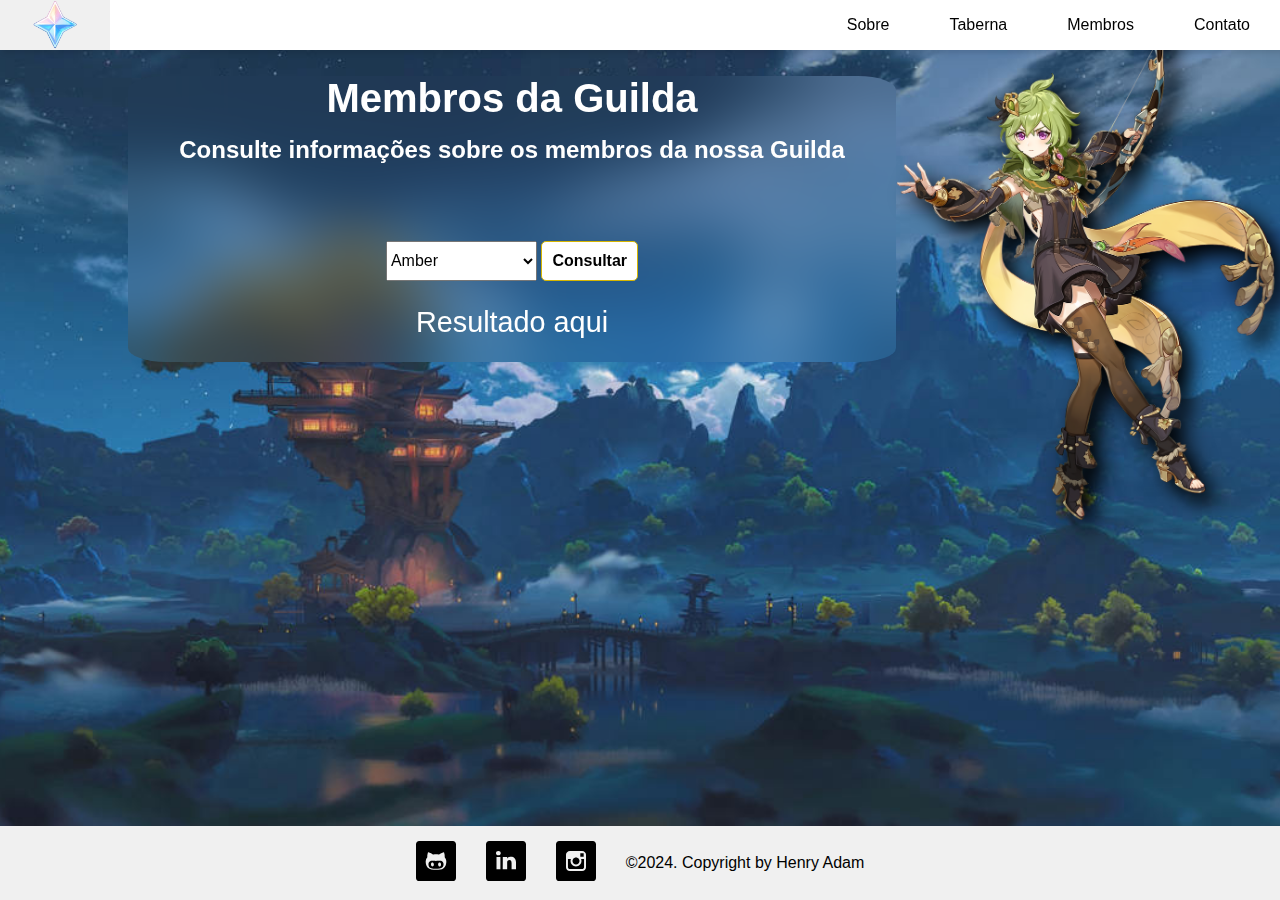
<file: membros.html>
<!DOCTYPE html>
<html lang="pt-br">

<head>
    <meta charset="UTF-8">
    <meta name="viewport" content="width=device-width, initial-scale=1.0">
    <title>Membros</title>
    <link rel="stylesheet" href="css/membros.css">
    <link rel="icon" href="img/icons/page-icon.svg">
</head>

<body>

    <header>
        <nav>
            <ul class="sidebar">
                <li onclick=hideSidebar()>
                    <a href="#">
                        <img src="img/icons/icon-close.svg" alt="Botão fechar menu">
                    </a>
                </li>
                <li><a href="sobre.html">Sobre</a></li>
                <li><a href="taberna.html">Taberna</a></li>
                <li><a href="#">Membros</a></li>
                <li><a href="contato.html">Contato</a></li>
            </ul>
            <ul>
                <li>
                    <a href="index.html">
                        <img src="img/primogem-render.png" alt="Primogem from Genshin Impact" height="50" width="50">
                    </a>
                </li>
                <li class="hideOnMobile"><a href="sobre.html">Sobre</a></li>
                <li class="hideOnMobile"><a href="taberna.html">Taberna</a></li>
                <li class="hideOnMobile"><a href="#">Membros</a></li>
                <li class="hideOnMobile"><a href="contato.html">Contato</a></li>
                <li class="menu-button" onclick=showSidebar()>
                    <a href="#"><img src="img/icons/icon-menu.svg" alt="Botão abrir menu"></a>
                </li>
            </ul>
        </nav>
    </header>

    <main>
        <section>
            <h1>Membros da Guilda</h1>
            <h2>Consulte informações sobre os membros da nossa Guilda</h2>

            <div class="select-container">
                <label for="characters"></label>
                <select class="select-box" name="character" id="characters">

                    <optgroup label="Mondstadt">
                        <option value="Albedo">Albedo</option>
                        <option value="Amber" selected>Amber</option>
                        <option value="Barbara">Barbara</option>
                        <option value="Fischl">Fischl</option>
                        <option value="Noelle">Noelle</option>
                        <option value="Rosaria">Rosaria</option>
                    </optgroup>

                    <optgroup label="Liyue">
                        <option value="Ganyu">Ganyu</option>
                        <option value="Hu Tao">Hu Tao</option>
                        <option value="Shenhe">Shenhe</option>
                        <option value="Xiangling">Xiangling</option>
                        <option value="Xingqiu">Xingqiu</option>
                        <option value="Yelan">Yelan</option>
                        <option value="Yun Jin">Yun Jin</option>
                    </optgroup>

                    <optgroup label="Inazuma">
                        <option value="Ayaka">Ayaka</option>
                        <option value="Ayato">Ayato</option>
                        <option value="Gorou">Gorou</option>
                        <option value="Raiden Shogun">Raiden Shogun</option>
                        <option value="Yoimiya">Yoimiya</option>
                        <option value="Kuki">Kuki Shinobu</option>
                    </optgroup>
                </select>

                <button class="searchBtn" onclick="searchMember()">Consultar</button>

                <div id="result">
                    <p>Resultado aqui</p>
                </div>
            </div>

        </section>

        <div class="character">
            <img draggable="false" src="img/characters/collei-render.png" alt="Collei from Genshin Impact">
        </div>

    </main>

    <footer draggable="false">
        <a draggable="false" href="https://github.com/henym1" target="_blank" rel="noopener noreferrer">
            <img draggable="false" src="img/icons/github-icon.svg" alt="github icon">
        </a>

        <a draggable="false" href="https://www.linkedin.com/in/henry-adam/" target="_blank" rel="noopener noreferrer">
            <img draggable="false" src="img/icons/linkedin-icon.svg" alt="linkedin icon">
        </a>

        <a draggable="false" href="https://www.instagram.com/henym1" target="_blank" rel="noopener noreferrer">
            <img draggable="false" src="img/icons/instagram-icon.svg" alt="instagram icon">
        </a>

        <div>
            <p>&copy;2024. Copyright by Henry Adam</p>
        </div>
    </footer>

    <script src="js/membros.js"></script>
</body>

</html>
</file>
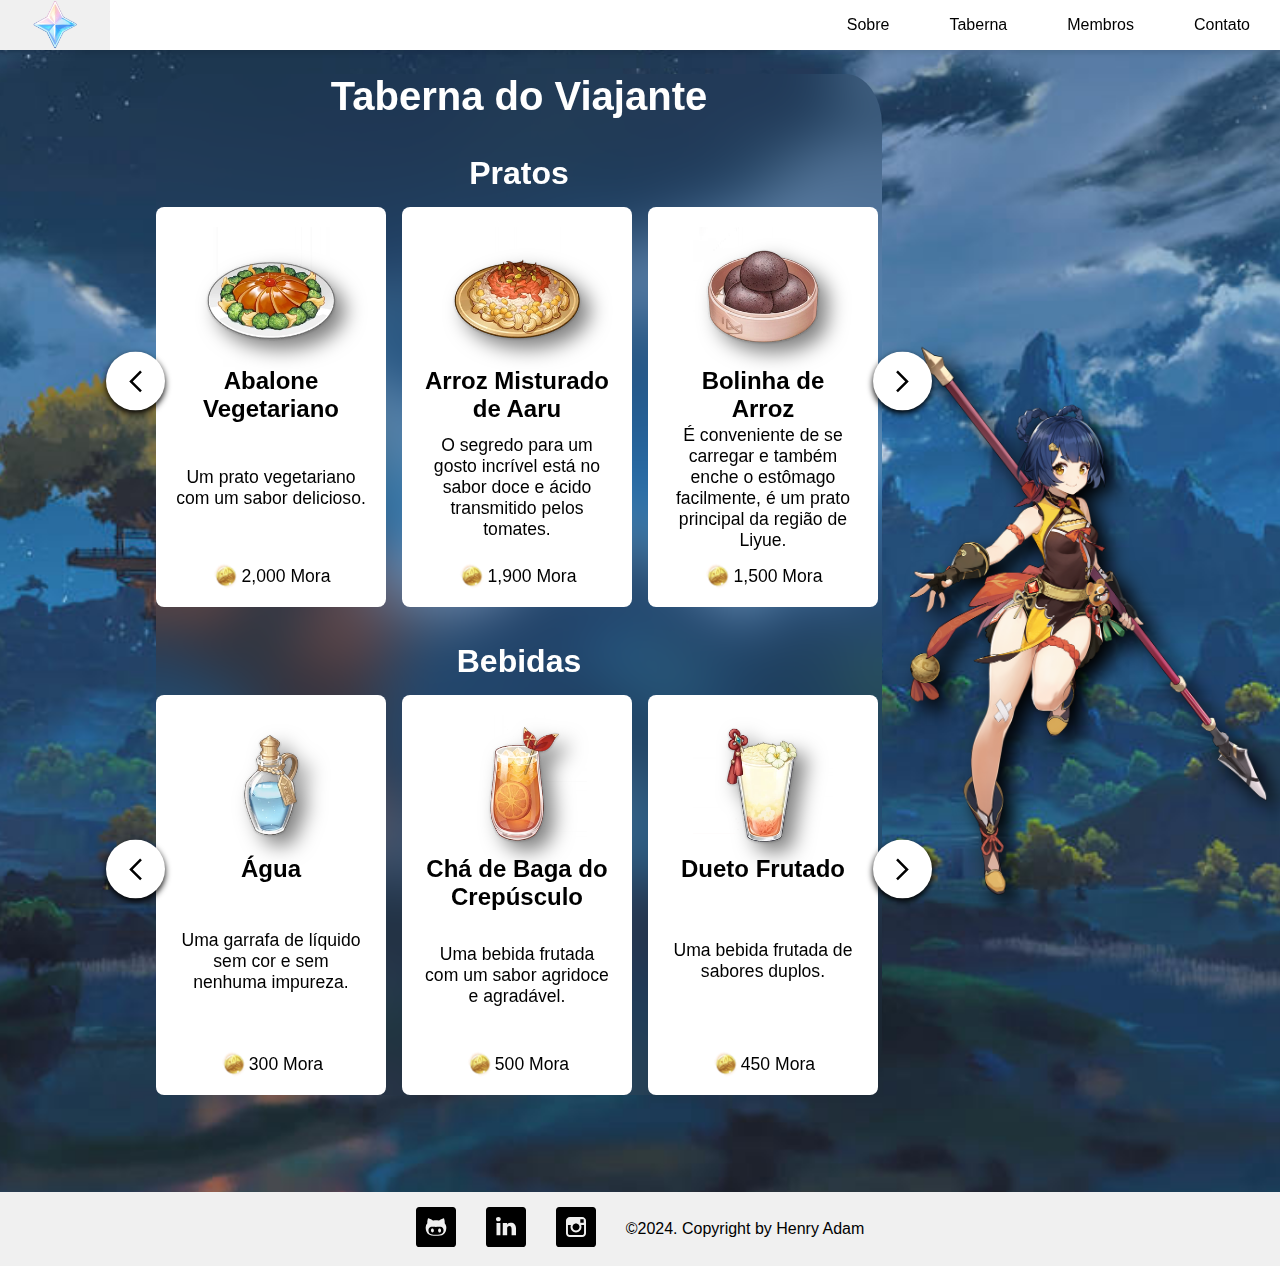
<file: taberna.html>
<!DOCTYPE html>
<html lang="pt-br">

<head>
    <meta charset="UTF-8">
    <meta name="viewport" content="width=device-width, initial-scale=1.0">
    <title>Taberna</title>
    <link rel="stylesheet" href="css/taberna.css">
    <link rel="icon" href="img/icons/page-icon.svg">
</head>

<body>

    <header>
        <nav>
            <ul class="sidebar">
                <li onclick=hideSidebar()>
                    <a href="#">
                        <img src="img/icons/icon-close.svg" alt="Botão fechar menu">
                    </a>
                </li>
                <li><a href="sobre.html">Sobre</a></li>
                <li><a href="#">Taberna</a></li>
                <li><a href="membros.html">Membros</a></li>
                <li><a href="contato.html">Contato</a></li>
            </ul>
            <ul>
                <li>
                    <a href="index.html">
                        <img src="img/primogem-render.png" alt="Primogem from Genshin Impact" height="50" width="50">
                    </a>
                </li>
                <li class="hideOnMobile"><a href="sobre.html">Sobre</a></li>
                <li class="hideOnMobile"><a href="#">Taberna</a></li>
                <li class="hideOnMobile"><a href="membros.html">Membros</a></li>
                <li class="hideOnMobile"><a href="contato.html">Contato</a></li>
                <li class="menu-button" onclick=showSidebar()>
                    <a href="#"><img src="img/icons/icon-menu.svg" alt="Botão abrir menu"></a>
                </li>
            </ul>
        </nav>
    </header>

    <main>
        <section>
            <h1>Taberna do Viajante</h1>

            <div class="wrapper">
            <h2 class="carousel-title">Pratos</h2>
            <img id="left" class="arrow-left arrow" src="img/arrow-left.svg" alt="">
                <ul class="carousel carousel0">
                    <li class="card">
                        <div class="img"><img src="img/dishes/Abalone-Vegetariano.png" alt="Abalone Vegetariano"></div>
                        <h2>Abalone Vegetariano</h2>
                        <span>Um prato vegetariano com um sabor delicioso.</span>
                        <span><img src="img/Mora.png" alt="Mora" style="height: 30px;">2,000 Mora</span>
                    </li>
                    <li class="card">
                        <div class="img"><img src="img/dishes/Arroz-Aaru.png" alt="Arroz Aaru"></div>
                        <h2>Arroz Misturado de Aaru</h2>
                        <span>O segredo para um gosto incrível está no sabor doce e ácido transmitido pelos tomates.</span>
                        <span><img src="img/Mora.png" alt="Mora" style="height: 30px;">1,900 Mora</span>
                    </li>
                    <li class="card">
                        <div class="img"><img src="img/dishes/Bolinha-Arroz.png" alt="Bolinha de arroz"></div>
                        <h2>Bolinha de Arroz</h2>
                        <span>É conveniente de se carregar e também enche o estômago facilmente, é um prato principal da região de Liyue.</span>
                        <span><img src="img/Mora.png" alt="Mora" style="height: 30px;">1,500 Mora</span>
                    </li>
                    <li class="card">
                        <div class="img"><img src="img/dishes/Bolinhas-Rabanete.png" alt="Bolinhas de rabanete"></div>
                        <h2>Bolinhas de Rabanete fritas</h2>
                        <span>Aroma incrível e crocantes. Coma enquanto ainda está quente! Dizem ser uma receita de Liyue.</span>
                        <span><img src="img/Mora.png" alt="Mora" style="height: 30px;">1,250 Mora</span>
                    </li>
                    <li class="card">
                        <div class="img"><img src="img/dishes/Bolinho-Batata.png" alt="Bolinho de batata"></div>
                        <h2>Bolinho de Batata de Mondstadt</h2>
                        <span>Um bolinho frito de purê de batata. Amado por pessoas de todas as idades.</span>
                        <span><img src="img/Mora.png" alt="Mora" style="height: 30px;">1,800 Mora</span>
                    </li>
                    <li class="card">
                        <div class="img"><img src="img/dishes/Iguarias-PortodePedra.png" alt="Iguarias do Porto de Pedra"></div>
                        <h2>Iguarias do Porto de Pedra</h2>
                        <span>Uma seleção de três ingredientes de Liyue, que são fritos.</span>
                        <span><img src="img/Mora.png" alt="Mora" style="height: 30px;">2,000 Mora</span>
                    </li>
                    <li class="card">
                        <div class="img"><img src="img/dishes/Macarrao-Soba.png" alt="Macarrão Soba"></div>
                        <h2>Macarrão Soba</h2>
                        <span>Os ingredientes baratos e a simplicidade deste prato o tornaram muito popular entre os habitantes de Inazuma.</span>
                        <span><img src="img/Mora.png" alt="Mora" style="height: 30px;">1,000 Mora</span>
                    </li>
                    <li class="card">
                        <div class="img"><img src="img/dishes/Panelao-Cogumelos.png" alt="Panelão de Cogumelos"></div>
                        <h2>Panelão de Cogumelos</h2>
                        <span>Um prato típico Aranara que Paimon quebrou a cabeça para melhorar.</span>
                        <span><img src="img/Mora.png" alt="Mora" style="height: 30px;">1,400 Mora</span>
                    </li>
                    <li class="card">
                        <div class="img"><img src="img/dishes/Salada-Menta.png" alt="Salada de Menta"></div>
                        <h2>Salada de Menta</h2>
                        <span>Pimentas de Jueyun cortadas delicadamente e misturadas com Menta em um molho temperado.</span>
                        <span><img src="img/Mora.png" alt="Mora" style="height: 30px;">800 Mora</span>
                    </li>
                    <li class="card">
                        <div class="img"><img src="img/dishes/Salada-Tropical.png" alt="Salada Tropical"></div>
                        <h2>Salada Tropical</h2>
                        <span>Fatias frescas e crocantes de Pêssego Zaytun misturadas com Rosas de Sumeru levemente espremidas.</span>
                        <span><img src="img/Mora.png" alt="Mora" style="height: 30px;">950 Mora</span>
                    </li>
                    <li class="card">
                        <div class="img"><img src="img/dishes/Sopa-Miso.png" alt="Sopa de Missô"></div>
                        <h2>Sopa de Missô</h2>
                        <span>Um prato de sopa simples e sem adornos.</span>
                        <span><img src="img/Mora.png" alt="Mora" style="height: 30px;">1,100 Mora</span>
                    </li>
                    <li class="card">
                        <div class="img"><img src="img/dishes/Sopa-Rabanete.png" alt="Sopa de Rabanete"></div>
                        <h2>Sopa de Rabanete e Vegetais</h2>
                        <span>Seu sabor é um agridoce delicado. Com rabanetes deliciosos, possui alto valor nutritivo.</span>
                        <span><img src="img/Mora.png" alt="Mora" style="height: 30px;">1,000 Mora</span>
                    </li>
                </ul>
            <img id="right" class="arrow-right arrow" src="img/arrow-right.svg" alt="">
            </div>

            <div class="wrapper">
                <h2 class="carousel-title">Bebidas</h2>
                <img id="left1" class="arrow-left arrow1" src="img/arrow-left.svg" alt="">
                    <ul class="carousel carousel1">
                        <li class="card">
                            <div class="img"><img src="img/drinks/Agua.png" alt="Água"></div>
                            <h2>Água</h2>
                            <span>Uma garrafa de líquido sem cor e sem nenhuma impureza.</span>
                            <span><img src="img/Mora.png" alt="Mora" style="height: 30px;">300 Mora</span>
                        </li>
                        <li class="card">
                            <div class="img"><img src="img/drinks/Cha-Baga.png" alt="Chá de Baga"></div>
                            <h2>Chá de Baga do Crepúsculo</h2>
                            <span>Uma bebida frutada com um sabor agridoce e agradável.</span>
                            <span><img src="img/Mora.png" alt="Mora" style="height: 30px;">500 Mora</span>
                        </li>
                        <li class="card">
                            <div class="img"><img src="img/drinks/Dueto-Frutado.png" alt="Dueto Frutado"></div>
                            <h2>Dueto Frutado</h2>
                            <span>Uma bebida frutada de sabores duplos.</span>
                            <span><img src="img/Mora.png" alt="Mora" style="height: 30px;">450 Mora</span>
                        </li>
                        <li class="card">
                            <div class="img"><img src="img/drinks/Fonta.png" alt="Fonta"></div>
                            <h2>Fonta</h2>
                            <span>Uma bebida típica de Fontaine.</span>
                            <span><img src="img/Mora.png" alt="Mora" style="height: 30px;">400 Mora</span>
                        </li>
                        <li class="card">
                            <div class="img"><img src="img/drinks/Frutas-Festival.png" alt="Frutas do Festival"></div>
                            <h2>Frutas do Festival</h2>
                            <span>O sabor refrescante e a cor vibrante lembram as pessoas do período de festividades.</span>
                            <span><img src="img/Mora.png" alt="Mora" style="height: 30px;">700 Mora</span>
                        </li>
                        <li class="card">
                            <div class="img"><img src="img/drinks/Sidra-Maca.png" alt="Sidra de Maçã"></div>
                            <h2>Sidra de Maçã</h2>
                            <span>Uma bebida sem álcool, estilosa e refrescante.</span>
                            <span><img src="img/Mora.png" alt="Mora" style="height: 30px;">600 Mora</span>
                        </li>
                        <li class="card">
                            <div class="img"><img src="img/drinks/Suco-Baga.png" alt="Suco de Baga"></div>
                            <h2>Suco de Baga com Gás</h2>
                            <span>Valberries maduras em graus diferentes acrescentam camadas de azedo e doce para esse suco.</span>
                            <span><img src="img/Mora.png" alt="Mora" style="height: 30px;">500 Mora</span>
                        </li>
                        <li class="card">
                            <div class="img"><img src="img/drinks/Suco-Gancho.png" alt="Suco de Gancho do Lobo"></div>
                            <h2>Suco de Gancho do Lobo</h2>
                            <span>Uma bebida sem álcool, estilosa e refrescante.</span>
                            <span><img src="img/Mora.png" alt="Mora" style="height: 30px;">700 Mora</span>
                        </li>
                    </ul>
                <img id="right1" class="arrow-right arrow1" src="img/arrow-right.svg" alt="">
                </div>
        </section>

        <div class="character">
            <img draggable="false" src="img/characters/xiangling-render.png" alt="Xiangling from Genshin Impact">
        </div>

    </main>

    <footer draggable="false">
        <a draggable="false" href="https://github.com/henym1" target="_blank" rel="noopener noreferrer">
            <img draggable="false" src="img/icons/github-icon.svg" alt="github icon">
        </a>

        <a draggable="false" href="https://www.linkedin.com/in/henry-adam/" target="_blank" rel="noopener noreferrer">
            <img draggable="false" src="img/icons/linkedin-icon.svg" alt="linkedin icon">
        </a>

        <a draggable="false" href="https://www.instagram.com/henym1" target="_blank" rel="noopener noreferrer">
            <img draggable="false" src="img/icons/instagram-icon.svg" alt="instagram icon">
        </a>

        <div>
            <p>&copy;2024. Copyright by Henry Adam</p>
        </div>
    </footer>

    <script src="js/taberna.js"></script>
</body>

</html>
</file>
<file: css/membros.css>
* {
    margin: 0;
    padding: 0;
}

body {
    min-height: 100vh;
    box-sizing: border-box;
    display: flex;
    flex-direction: column;
    background-image: url(../img/bg-2.jpg);
    background-size: cover;
    background-repeat: no-repeat;
    background-position: center;
    font-family: 'Segoe UI', Tahoma, Geneva, Verdana, sans-serif;
}

nav {
    background-color: white;
    position: fixed;
    width: 100%;
    box-shadow: 3px 3px 5px rgba(0, 0, 0, 0.1);
    z-index: 999;
}

nav ul {
    width: 100%;
    list-style: none;
    display: flex;
    justify-content: flex-end;
    align-items: center;
}

nav li {
    height: 50px;
}

nav a {
    height: 100%;
    padding: 0 30px;
    text-decoration: none;
    display: flex;
    align-items: center;
    color: black;
}

nav a:hover {
    background-color: #f0f0f0;
}

nav li:first-child {
    margin-right: auto;
}

.sidebar {
    position: fixed;
    top: 0;
    right: 0;
    height: 100vh;
    width: 250px;
    z-index: 999;
    background-color: rgba(255, 255, 255, 0.3);
    backdrop-filter: blur(10px);
    -webkit-backdrop-filter: blur(10px);
    box-shadow: -10px 0 10px rgba(0, 0, 0, 0.1);
    display: none;
    flex-direction: column;
    align-items: flex-start;
    justify-content: flex-start;
}

.sidebar li {
    width: 100%;
}

.sidebar a {
    width: 100%;
}

.menu-button {
    display: none;
}


main {
    margin-top: 50px;
    position: relative;
}

main section {
    background-color: transparent;
    backdrop-filter: blur(30px);
    -webkit-backdrop-filter: blur(30px);
    border-radius: 5%;
    width: 60%;
    margin-left: 10%;
    margin-top: 2%;
    margin-bottom: 8%;
    text-align: center;
}

h1 {
    color: white;
    font-size: 2.5rem;
    margin-bottom: 2%;
    user-select: none;
}

h2 {
    color: white;
    font-size: 1.5rem;
    margin-bottom: 5%;
    user-select: none;
    padding: 0 15px;
}

main section p {
    color: white;
    font-size: larger;
    padding-bottom: 3%;
}

.character img {
    max-width: 30%;
    position: absolute;
    transform: translate(-50%, -50%);
    top: 50%;
    left: 85%;
    filter: drop-shadow(10px 10px 10px rgba(0, 0, 0, 1));
    user-select: none;
}

.select-container {
    padding-top: 5%;
}

.select-box {
    height: 40px;
    font-size: 1rem;
    margin-bottom: 10px;
}

.searchBtn {
    height: 40px;
    padding: 0 10px 0 10px;
    font-size: 1rem;
    font-weight: 550;
    border: 1px solid #D6B500;
    border-radius: 5px;
    background-color: white;
    cursor: pointer;
}

.searchBtn:hover {
    background-color: #D6B500;
    color: white;
    transition: 0.3s;
    font-weight: 600;
}

#result p {
    font-size: 1.8rem;
    user-select: none;
}

footer {
    margin-top: auto;
    background-color: #f0f0f0;
    display: flex;
    justify-content: center;
    align-items: center;
    user-select: none;
}

footer a, p {
    margin: 15px;
}

@media(max-width: 600px) {
    .hideOnMobile {
        display: none;
    }
    .menu-button {
        display: block;
    }
}

@media(max-width: 400px) {
    .sidebar {
        width: 100%;
    }
}
</file>
<file: css/taberna.css>
* {
    margin: 0;
    padding: 0;
}

body {
    min-height: 100vh;
    box-sizing: border-box;
    display: flex;
    flex-direction: column;
    background-image: url(../img/bg-2.jpg);
    background-size: cover;
    background-repeat: no-repeat;
    background-position: center;
    font-family: 'Segoe UI', Tahoma, Geneva, Verdana, sans-serif;
}

nav {
    background-color: white;
    position: fixed;
    width: 100%;
    box-shadow: 3px 3px 5px rgba(0, 0, 0, 0.1);
    z-index: 999;
}

nav ul {
    width: 100%;
    list-style: none;
    display: flex;
    justify-content: flex-end;
    align-items: center;
}

nav li {
    height: 50px;
}

nav a {
    height: 100%;
    padding: 0 30px;
    text-decoration: none;
    display: flex;
    align-items: center;
    color: black;
}

nav a:hover {
    background-color: #f0f0f0;
}

nav li:first-child {
    margin-right: auto;
}

.sidebar {
    position: fixed;
    top: 0;
    right: 0;
    height: 100vh;
    width: 250px;
    z-index: 999;
    background-color: rgba(255, 255, 255, 0.3);
    backdrop-filter: blur(10px);
    -webkit-backdrop-filter: blur(10px);
    box-shadow: -10px 0 10px rgba(0, 0, 0, 0.1);
    display: none;
    flex-direction: column;
    align-items: flex-start;
    justify-content: flex-start;
}

.sidebar li {
    width: 100%;
}

.sidebar a {
    width: 100%;
}

.menu-button {
    display: none;
}

main {
    margin-top: 50px;
    position: relative;
    display: flex;
    align-items: center;
    min-height: 100vh;
    padding: 0 35px;
}

main section {
    background-color: transparent;
    backdrop-filter: blur(30px);
    -webkit-backdrop-filter: blur(30px);
    border-radius: 5%;
    width: 60%;
    margin-left: 10%;
    margin-top: 2%;
    margin-bottom: 8%;
    text-align: center;
}

h1 {
    color: white;
    font-size: 2.5rem;
}

.carousel-title {
    margin-bottom: 2%;
    margin-top: 5%;
    font-size: 2rem;
    color: white;
}

main section p {
    color: white;
    font-size: larger;
    padding-bottom: 3%;
}

.character img {
    max-width: 30%;
    position: absolute;
    transform: translate(-50%, -50%);
    top: 50%;
    left: 85%;
    filter: drop-shadow(10px 10px 10px rgba(0, 0, 0, 1));
    z-index: -1;
}

.wrapper {
    max-width: 1100px;
    width: 100%;
    position: relative;
}

.arrow-left, .arrow-right {
    height: 30px;
    width: 30px;
    padding: 2%;
    background: #fff;
    text-align: center;
    border-radius: 50%;
    cursor: pointer;
    position: absolute;
    top: 50%;
    transform: translateY(-50%);
    box-shadow: 0 3px 6px rgba(0, 0, 0, 1);
}

.arrow-left {
    left: -50px;
}

.arrow-right {
    right: -50px;
}

.wrapper .carousel {
    display: grid;
    grid-auto-flow: column;
    grid-auto-columns: calc((100% / 3) - 12px);
    gap: 16px;
    overflow-x: auto;
    scroll-snap-type: x mandatory;
    scroll-behavior: smooth;
    scrollbar-width: none;
}

.carousel :where(.card, .img) {
    display: flex;
    align-items: center;
    justify-content: center;
}

.carousel .card {
    scroll-snap-align: start;
    height: 360px;
    list-style: none;
    background: #fff;
    cursor: default;
    border-radius: 8px;
    padding-bottom: 15px;
    flex-direction: column;
    padding: 20px;
}

.card span {
    margin-top: auto;
}

.card .img img {
    width: 140px;
    height: 140px;
    object-fit: cover;
    filter: drop-shadow(10px 10px 10px rgba(0, 0, 0, 0.5));
}

.card h2 {
    font-weight: 700;
}

.card span {
    font-size: 1.1rem;
}

.card span img {
    transform: translateY(30%);
}

h1, h2,  
.carousel-title, 
.arrow-left, .arrow-right, 
.card .img img, 
.card span {
    user-select: none;
    -webkit-user-select: none;
    -webkit-user-drag: none;
}

footer {
    margin-top: auto;
    background-color: #f0f0f0;
    display: flex;
    justify-content: center;
    align-items: center;
    user-select: none;
}

footer a, p {
    margin: 15px;
}

@media (max-width: 1200px) {
    .wrapper .carousel {
        grid-auto-columns: calc((100% / 2) - 9px);
    }
}

@media (max-width: 800px) {
    .wrapper .carousel {
        grid-auto-columns: 100%;
    }
}

@media(max-width: 600px) {
    .hideOnMobile {
        display: none;
    }
    .menu-button {
        display: block;
    }
}

@media(max-width: 400px) {
    .sidebar {
        width: 100%;
    }
}
</file>
